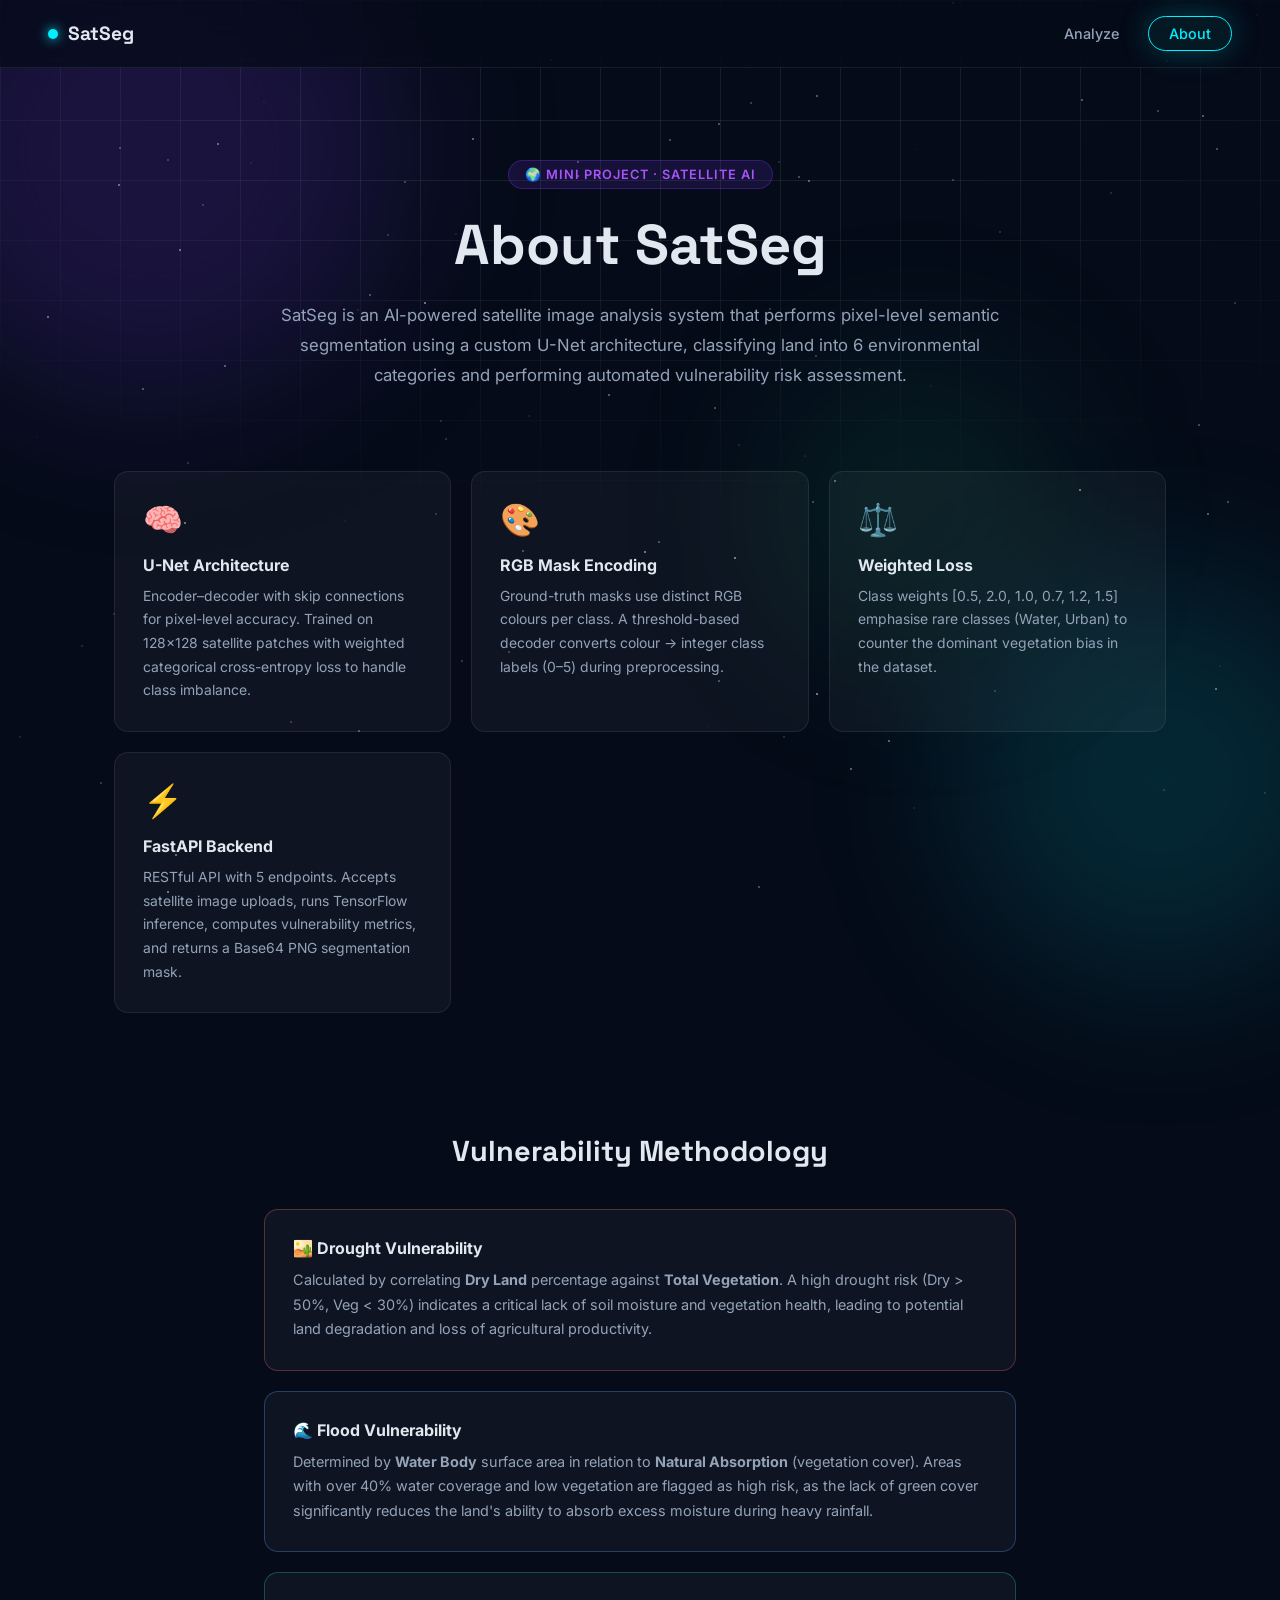
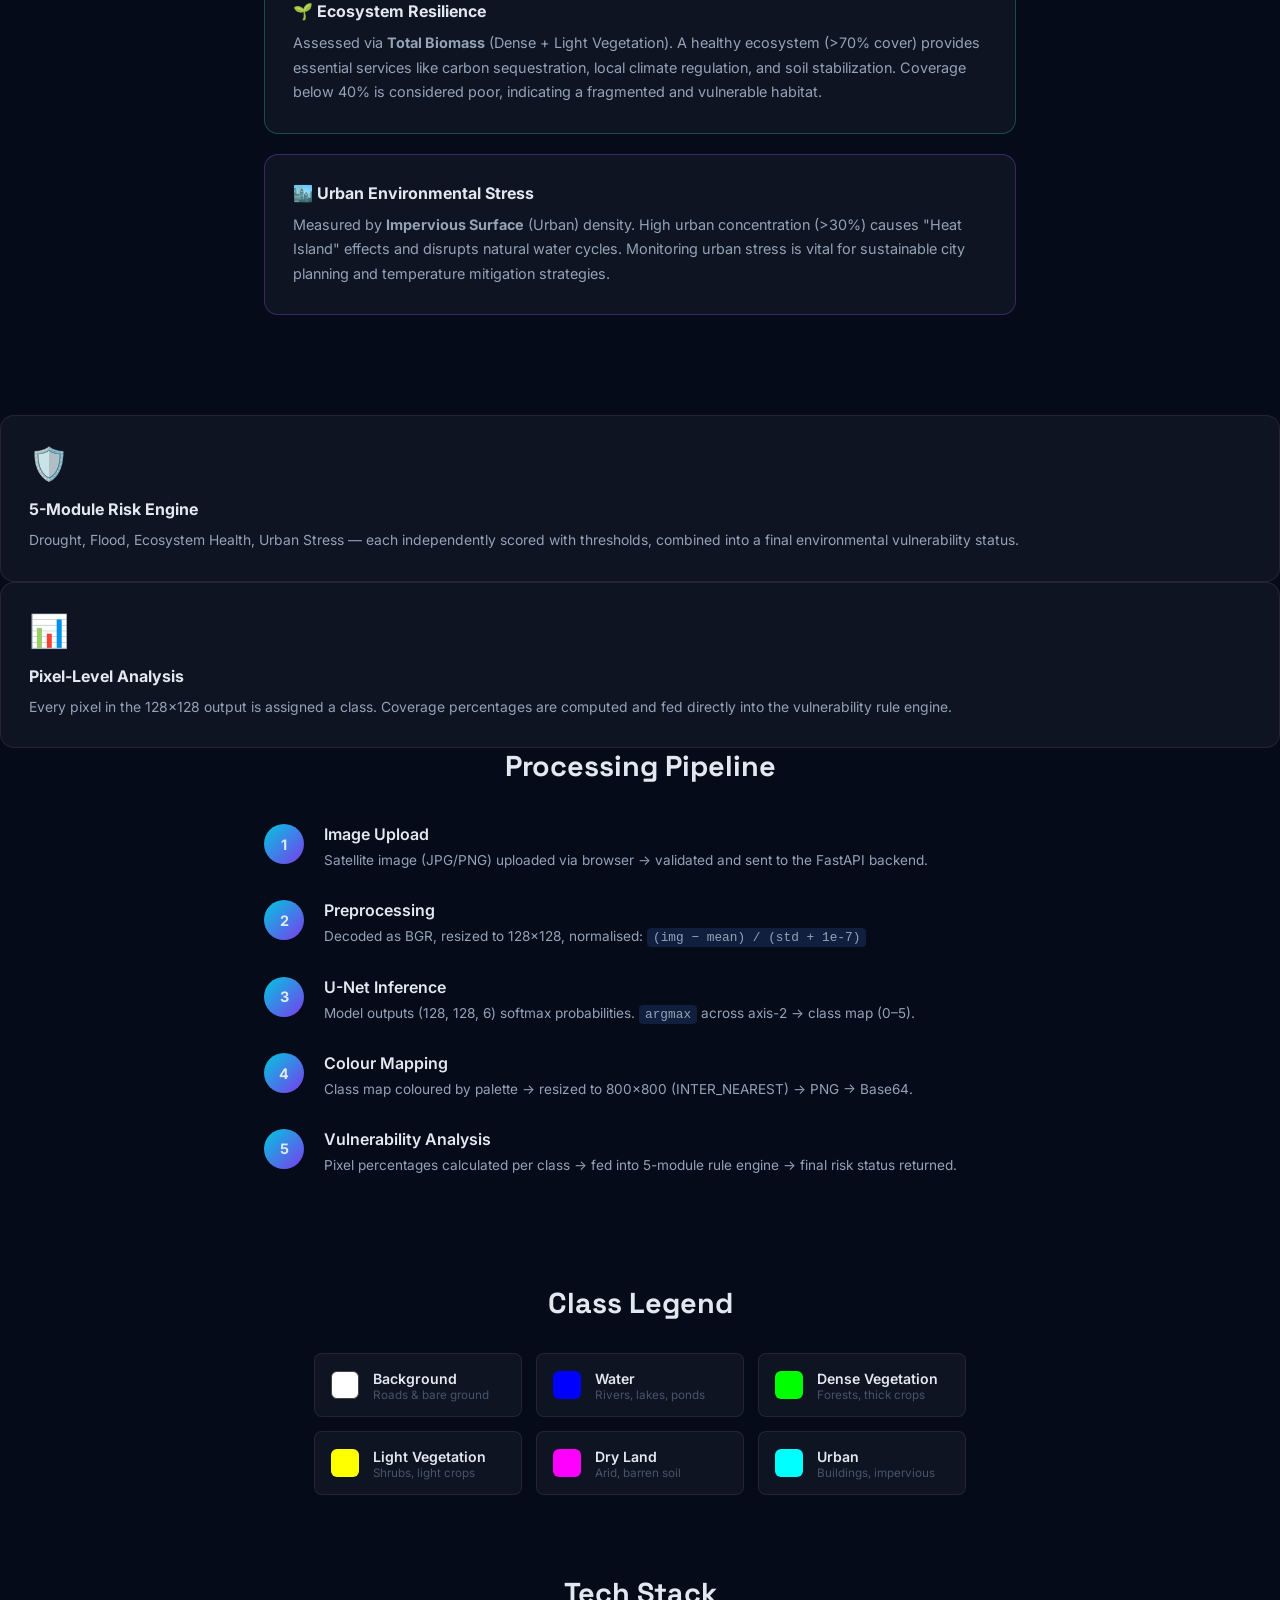
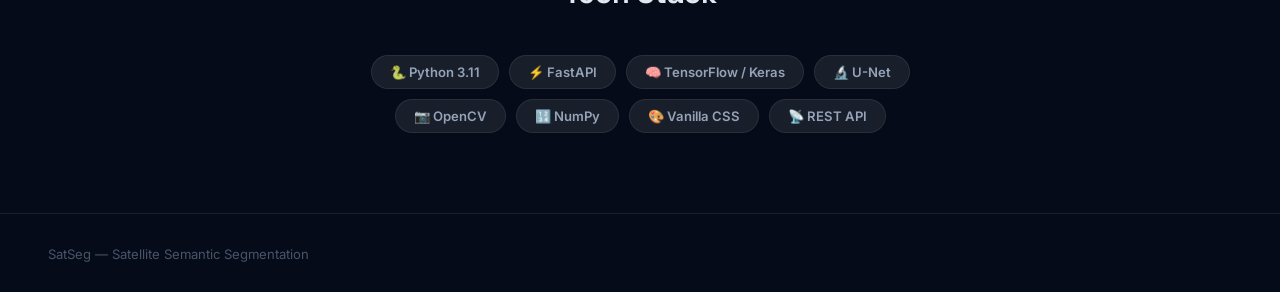
<file: frontend/about.html>
<!DOCTYPE html>
<html lang="en">
<head>
  <meta charset="UTF-8" />
  <meta name="viewport" content="width=device-width, initial-scale=1.0" />
  <title>About — SatSeg</title>
  <meta name="description" content="About the SatSeg satellite image segmentation project — architecture, pipeline, and class legend." />
  <link rel="stylesheet" href="style.css" />
</head>
<body>

<div class="grid-bg"></div>
<div class="stars" id="stars"></div>
<div class="orb orb-1"></div>
<div class="orb orb-2"></div>
<div class="orb orb-3"></div>

<!-- Nav -->
<nav>
  <a href="index.html" class="nav-logo">
    <div class="dot"></div>
    SatSeg
  </a>
  <div class="nav-links">
    <a href="index.html">Analyze</a>
    <a href="about.html" class="active">About</a>
  </div>
</nav>

<div class="page-wrap">

  <!-- ── About Hero ─────────────────────────────────────────── -->
  <section class="about-hero" style="animation: fadeUp 0.6s ease both;">
    <div class="hero-badge" style="margin-bottom:20px;">🌍 Mini Project · Satellite AI</div>
    <h1>About <span class="grad">SatSeg</span></h1>
    <p>
      SatSeg is an AI-powered satellite image analysis system that performs pixel-level semantic segmentation using a custom U-Net architecture, classifying land into 6 environmental categories and performing automated vulnerability risk assessment.
    </p>
  </section>

  <!-- ── Feature Cards ──────────────────────────────────────── -->
  <div class="about-grid">
    <div class="about-card" style="animation: fadeUp 0.5s 0.1s ease both;">
      <div class="about-card-icon">🧠</div>
      <h3>U-Net Architecture</h3>
      <p>Encoder–decoder with skip connections for pixel-level accuracy. Trained on 128×128 satellite patches with weighted categorical cross-entropy loss to handle class imbalance.</p>
    </div>
    <div class="about-card" style="animation: fadeUp 0.5s 0.2s ease both;">
      <div class="about-card-icon">🎨</div>
      <h3>RGB Mask Encoding</h3>
      <p>Ground-truth masks use distinct RGB colours per class. A threshold-based decoder converts colour → integer class labels (0–5) during preprocessing.</p>
    </div>
    <div class="about-card" style="animation: fadeUp 0.5s 0.3s ease both;">
      <div class="about-card-icon">⚖️</div>
      <h3>Weighted Loss</h3>
      <p>Class weights [0.5, 2.0, 1.0, 0.7, 1.2, 1.5] emphasise rare classes (Water, Urban) to counter the dominant vegetation bias in the dataset.</p>
    </div>
    <div class="about-card" style="animation: fadeUp 0.5s 0.4s ease both;">
      <div class="about-card-icon">⚡</div>
      <h3>FastAPI Backend</h3>
      <p>RESTful API with 5 endpoints. Accepts satellite image uploads, runs TensorFlow inference, computes vulnerability metrics, and returns a Base64 PNG segmentation mask.</p>
    </div>
  </div>

  <!-- ── Detailed Vulnerability Methodology ────────────────── -->
  <section class="pipeline" style="margin-top: 60px;">
    <h2>Vulnerability <span class="grad">Methodology</span></h2>
    <div class="about-card" style="margin-bottom: 20px; border-color: rgba(248,113,113,0.3);">
        <h4>🏜️ Drought Vulnerability</h4>
        <p style="margin-top: 10px; font-size: 0.9rem;">Calculated by correlating <strong>Dry Land</strong> percentage against <strong>Total Vegetation</strong>. A high drought risk (Dry > 50%, Veg < 30%) indicates a critical lack of soil moisture and vegetation health, leading to potential land degradation and loss of agricultural productivity.</p>
    </div>
    <div class="about-card" style="margin-bottom: 20px; border-color: rgba(96,165,250,0.3);">
        <h4>🌊 Flood Vulnerability</h4>
        <p style="margin-top: 10px; font-size: 0.9rem;">Determined by <strong>Water Body</strong> surface area in relation to <strong>Natural Absorption</strong> (vegetation cover). Areas with over 40% water coverage and low vegetation are flagged as high risk, as the lack of green cover significantly reduces the land's ability to absorb excess moisture during heavy rainfall.</p>
    </div>
    <div class="about-card" style="margin-bottom: 20px; border-color: rgba(52,211,153,0.3);">
        <h4>🌱 Ecosystem Resilience</h4>
        <p style="margin-top: 10px; font-size: 0.9rem;">Assessed via <strong>Total Biomass</strong> (Dense + Light Vegetation). A healthy ecosystem (>70% cover) provides essential services like carbon sequestration, local climate regulation, and soil stabilization. Coverage below 40% is considered poor, indicating a fragmented and vulnerable habitat.</p>
    </div>
    <div class="about-card" style="margin-bottom: 20px; border-color: rgba(168,85,247,0.3);">
        <h4>🏙️ Urban Environmental Stress</h4>
        <p style="margin-top: 10px; font-size: 0.9rem;">Measured by <strong>Impervious Surface</strong> (Urban) density. High urban concentration (>30%) causes "Heat Island" effects and disrupts natural water cycles. Monitoring urban stress is vital for sustainable city planning and temperature mitigation strategies.</p>
    </div>
  </section>
    <div class="about-card" style="animation: fadeUp 0.5s 0.5s ease both;">
      <div class="about-card-icon">🛡️</div>
      <h3>5-Module Risk Engine</h3>
      <p>Drought, Flood, Ecosystem Health, Urban Stress — each independently scored with thresholds, combined into a final environmental vulnerability status.</p>
    </div>
    <div class="about-card" style="animation: fadeUp 0.5s 0.6s ease both;">
      <div class="about-card-icon">📊</div>
      <h3>Pixel-Level Analysis</h3>
      <p>Every pixel in the 128×128 output is assigned a class. Coverage percentages are computed and fed directly into the vulnerability rule engine.</p>
    </div>
  </div>

  <!-- ── Pipeline ───────────────────────────────────────────── -->
  <section class="pipeline">
    <h2>Processing <span class="grad">Pipeline</span></h2>
    <div class="pipeline-step" style="animation-delay:0.1s">
      <div class="step-num">1</div>
      <div class="step-body">
        <h4>Image Upload</h4>
        <p>Satellite image (JPG/PNG) uploaded via browser → validated and sent to the FastAPI backend.</p>
      </div>
    </div>
    <div class="pipeline-step" style="animation-delay:0.2s">
      <div class="step-num">2</div>
      <div class="step-body">
        <h4>Preprocessing</h4>
        <p>Decoded as BGR, resized to 128×128, normalised: <code style="background:var(--bg3);padding:2px 6px;border-radius:4px;font-size:0.8rem;">(img − mean) / (std + 1e-7)</code></p>
      </div>
    </div>
    <div class="pipeline-step" style="animation-delay:0.3s">
      <div class="step-num">3</div>
      <div class="step-body">
        <h4>U-Net Inference</h4>
        <p>Model outputs (128, 128, 6) softmax probabilities. <code style="background:var(--bg3);padding:2px 6px;border-radius:4px;font-size:0.8rem;">argmax</code> across axis-2 → class map (0–5).</p>
      </div>
    </div>
    <div class="pipeline-step" style="animation-delay:0.4s">
      <div class="step-num">4</div>
      <div class="step-body">
        <h4>Colour Mapping</h4>
        <p>Class map coloured by palette → resized to 800×800 (INTER_NEAREST) → PNG → Base64.</p>
      </div>
    </div>
    <div class="pipeline-step" style="animation-delay:0.5s">
      <div class="step-num">5</div>
      <div class="step-body">
        <h4>Vulnerability Analysis</h4>
        <p>Pixel percentages calculated per class → fed into 5-module rule engine → final risk status returned.</p>
      </div>
    </div>
  </section>

  <!-- ── Class Legend ────────────────────────────────────────── -->
  <section class="class-legend">
    <h2>Class <span class="grad">Legend</span></h2>
    <div class="legend-grid">
      <div class="legend-item">
        <div class="legend-swatch" style="background:#fff;border:1px solid #444;"></div>
        <div class="legend-info"><span>Background</span><small>Roads &amp; bare ground</small></div>
      </div>
      <div class="legend-item">
        <div class="legend-swatch" style="background:#0000ff;"></div>
        <div class="legend-info"><span>Water</span><small>Rivers, lakes, ponds</small></div>
      </div>
      <div class="legend-item">
        <div class="legend-swatch" style="background:#00ff00;"></div>
        <div class="legend-info"><span>Dense Vegetation</span><small>Forests, thick crops</small></div>
      </div>
      <div class="legend-item">
        <div class="legend-swatch" style="background:#ffff00;"></div>
        <div class="legend-info"><span>Light Vegetation</span><small>Shrubs, light crops</small></div>
      </div>
      <div class="legend-item">
        <div class="legend-swatch" style="background:#ff00ff;"></div>
        <div class="legend-info"><span>Dry Land</span><small>Arid, barren soil</small></div>
      </div>
      <div class="legend-item">
        <div class="legend-swatch" style="background:#00ffff;"></div>
        <div class="legend-info"><span>Urban</span><small>Buildings, impervious</small></div>
      </div>
    </div>
  </section>

  <!-- ── Tech Stack ─────────────────────────────────────────── -->
  <section style="text-align:center;padding-bottom:16px;">
    <h2 style="font-family:'Space Grotesk',sans-serif;font-size:1.8rem;font-weight:700;margin-bottom:28px;">
      Tech <span class="grad">Stack</span>
    </h2>
  </section>
  <div class="tech-row">
    <span class="tech-badge">🐍 Python 3.11</span>
    <span class="tech-badge">⚡ FastAPI</span>
    <span class="tech-badge">🧠 TensorFlow / Keras</span>
    <span class="tech-badge">🔬 U-Net</span>
    <span class="tech-badge">📷 OpenCV</span>
    <span class="tech-badge">🔢 NumPy</span>
    <span class="tech-badge">🎨 Vanilla CSS</span>
    <span class="tech-badge">📡 REST API</span>
  </div>

</div><!-- end page-wrap -->

<footer>
  <span>SatSeg — Satellite Semantic Segmentation</span>
</footer>

<script>
  const starsEl = document.getElementById('stars');
  for (let i = 0; i < 100; i++) {
    const s = document.createElement('div');
    s.className = 'star';
    s.style.left  = Math.random() * 100 + '%';
    s.style.top   = Math.random() * 100 + '%';
    s.style.animationDelay = (Math.random() * 4) + 's';
    s.style.animationDuration = (2 + Math.random() * 4) + 's';
    s.style.opacity = Math.random() * 0.6;
    starsEl.appendChild(s);
  }
</script>

</body>
</html>
</file>
<file: frontend/style.css>
/* ============================================================
   style.css  –  Shared dark-theme styles for all pages
   ============================================================ */

@import url('https://fonts.googleapis.com/css2?family=Inter:wght@300;400;500;600;700;900&family=Space+Grotesk:wght@400;500;700&display=swap');

/* ── Reset & Base ─────────────────────────────────────────── */
*, *::before, *::after { box-sizing: border-box; margin: 0; padding: 0; }

:root {
  --bg:        #050b18;
  --bg2:       #0a1628;
  --bg3:       #0f1f3d;
  --surface:   rgba(255,255,255,0.04);
  --surface2:  rgba(255,255,255,0.08);
  --border:    rgba(255,255,255,0.08);
  --cyan:      #00f0ff;
  --cyan2:     #00c8e0;
  --violet:    #7c3aed;
  --violet2:   #a855f7;
  --green:     #10b981;
  --yellow:    #f59e0b;
  --red:       #ef4444;
  --text:      #e2e8f0;
  --text2:     #94a3b8;
  --text3:     #475569;
  --radius:    14px;
  --radius-sm: 8px;
  --glow-cyan: 0 0 30px rgba(0,240,255,0.25);
  --glow-v:    0 0 30px rgba(124,58,237,0.25);
}

html { scroll-behavior: smooth; }
body {
  font-family: 'Inter', sans-serif;
  background: var(--bg);
  color: var(--text);
  min-height: 100vh;
  overflow-x: hidden;
}

/* ── Scrollbar ────────────────────────────────────────────── */
::-webkit-scrollbar { width: 6px; }
::-webkit-scrollbar-track { background: var(--bg); }
::-webkit-scrollbar-thumb { background: var(--violet); border-radius: 99px; }

/* ── Grid Background ──────────────────────────────────────── */
.grid-bg {
  position: fixed; inset: 0; z-index: 0; pointer-events: none;
  background-image:
    linear-gradient(var(--border) 1px, transparent 1px),
    linear-gradient(90deg, var(--border) 1px, transparent 1px);
  background-size: 60px 60px;
  mask-image: radial-gradient(ellipse 80% 60% at 50% 0%, black 40%, transparent 100%);
}

/* ── Stars ────────────────────────────────────────────────── */
.stars {
  position: fixed; inset: 0; z-index: 0; pointer-events: none;
  overflow: hidden;
}
.star {
  position: absolute;
  width: 2px; height: 2px;
  border-radius: 50%;
  background: white;
  animation: twinkle 3s infinite alternate;
}
@keyframes twinkle {
  from { opacity: 0.1; transform: scale(1); }
  to   { opacity: 0.8; transform: scale(1.4); }
}

/* ── Orbs ─────────────────────────────────────────────────── */
.orb {
  position: fixed; border-radius: 50%; filter: blur(80px);
  z-index: 0; pointer-events: none; animation: drift 12s ease-in-out infinite alternate;
}
.orb-1 { width: 500px; height: 500px; background: rgba(124,58,237,0.18); top: -100px; left: -100px; }
.orb-2 { width: 400px; height: 400px; background: rgba(0,240,255,0.12); bottom: -80px; right: -80px; animation-delay: -4s; }
.orb-3 { width: 300px; height: 300px; background: rgba(16,185,129,0.10); top: 40%; left: 60%; animation-delay: -8s; }
@keyframes drift {
  from { transform: translate(0,0) scale(1); }
  to   { transform: translate(30px, 20px) scale(1.05); }
}

/* ── Layout ───────────────────────────────────────────────── */
.page-wrap { position: relative; z-index: 1; }

/* ── Nav ──────────────────────────────────────────────────── */
nav {
  position: fixed; top: 0; left: 0; right: 0; z-index: 100;
  display: flex; align-items: center; justify-content: space-between;
  padding: 16px 48px;
  background: rgba(5,11,24,0.7);
  backdrop-filter: blur(20px);
  border-bottom: 1px solid var(--border);
}
.nav-logo {
  display: flex; align-items: center; gap: 10px;
  font-family: 'Space Grotesk', sans-serif;
  font-size: 1.2rem; font-weight: 700; color: var(--text);
  text-decoration: none;
}
.nav-logo .dot {
  width: 10px; height: 10px; border-radius: 50%;
  background: var(--cyan);
  box-shadow: 0 0 12px var(--cyan);
  animation: pulse 2s infinite;
}
@keyframes pulse { 0%,100%{opacity:1;} 50%{opacity:0.4;} }

.nav-links { display: flex; gap: 8px; }
.nav-links a {
  padding: 8px 20px; border-radius: 99px;
  color: var(--text2); text-decoration: none;
  font-size: 0.9rem; font-weight: 500;
  transition: all 0.25s;
  border: 1px solid transparent;
}
.nav-links a:hover, .nav-links a.active {
  color: var(--cyan); border-color: var(--cyan);
  background: rgba(0,240,255,0.06);
  box-shadow: var(--glow-cyan);
}

/* ── Hero ─────────────────────────────────────────────────── */
.hero {
  min-height: 100vh;
  display: flex; flex-direction: column;
  align-items: center; justify-content: center;
  text-align: center; padding: 120px 24px 60px;
}
.hero-badge {
  display: inline-flex; align-items: center; gap: 8px;
  padding: 6px 16px; border-radius: 99px;
  background: rgba(124,58,237,0.15); border: 1px solid rgba(124,58,237,0.3);
  color: var(--violet2); font-size: 0.8rem; font-weight: 600;
  text-transform: uppercase; letter-spacing: 1px;
  margin-bottom: 28px; animation: fadeUp 0.6s ease both;
}
.hero h1 {
  font-family: 'Space Grotesk', sans-serif;
  font-size: clamp(2.4rem, 6vw, 5rem); font-weight: 700; line-height: 1.1;
  margin-bottom: 20px; animation: fadeUp 0.6s 0.1s ease both;
}
.hero h1 .grad {
  background: linear-gradient(135deg, var(--cyan), var(--violet2));
  -webkit-background-clip: text; -webkit-text-fill-color: transparent;
}
.hero p {
  max-width: 600px; color: var(--text2); font-size: 1.1rem; line-height: 1.7;
  margin-bottom: 48px; animation: fadeUp 0.6s 0.2s ease both;
}
@keyframes fadeUp {
  from { opacity: 0; transform: translateY(24px); }
  to   { opacity: 1; transform: translateY(0); }
}

/* ── Upload Area ──────────────────────────────────────────── */
.upload-zone {
  width: min(680px, 94vw);
  border: 2px dashed var(--border);
  border-radius: 20px;
  padding: 52px 32px;
  text-align: center;
  background: var(--surface);
  cursor: pointer;
  transition: all 0.35s;
  animation: fadeUp 0.6s 0.3s ease both;
  position: relative; overflow: hidden;
}
.upload-zone::before {
  content: ''; position: absolute; inset: 0;
  background: linear-gradient(135deg, rgba(0,240,255,0.04), rgba(124,58,237,0.04));
  opacity: 0; transition: opacity 0.35s;
}
.upload-zone:hover, .upload-zone.drag-over {
  border-color: var(--cyan); box-shadow: var(--glow-cyan);
  transform: translateY(-2px);
}
.upload-zone:hover::before, .upload-zone.drag-over::before { opacity: 1; }

.upload-icon {
  width: 72px; height: 72px; border-radius: 50%;
  background: rgba(0,240,255,0.08); border: 1px solid rgba(0,240,255,0.2);
  display: flex; align-items: center; justify-content: center;
  font-size: 2rem; margin: 0 auto 20px;
  transition: transform 0.35s;
}
.upload-zone:hover .upload-icon { transform: scale(1.1) rotate(5deg); }
.upload-zone h3 { font-size: 1.1rem; font-weight: 600; margin-bottom: 8px; }
.upload-zone p  { font-size: 0.85rem; color: var(--text2); margin-bottom: 24px; }

/* ── Buttons ──────────────────────────────────────────────── */
.btn {
  display: inline-flex; align-items: center; gap: 8px;
  padding: 12px 28px; border-radius: 99px; font-size: 0.95rem; font-weight: 600;
  cursor: pointer; border: none; transition: all 0.25s; text-decoration: none;
}
.btn-primary {
  background: linear-gradient(135deg, var(--cyan2), var(--violet));
  color: #fff; box-shadow: 0 4px 20px rgba(0,200,224,0.3);
}
.btn-primary:hover { transform: translateY(-2px); box-shadow: 0 8px 30px rgba(0,200,224,0.4); }
.btn-primary:active { transform: translateY(0); }
.btn-secondary {
  background: var(--surface2); color: var(--text);
  border: 1px solid var(--border);
}
.btn-secondary:hover { border-color: var(--cyan); color: var(--cyan); background: rgba(0,240,255,0.06); }
.btn-ghost { background: transparent; color: var(--text2); border: 1px solid var(--border); }
.btn-ghost:hover { color: var(--text); border-color: var(--text2); }
.btn-lg { padding: 16px 40px; font-size: 1.05rem; }

/* ── Image Preview ────────────────────────────────────────── */
.preview-section {
  width: min(680px, 94vw); margin-top: 24px;
  display: none; animation: fadeUp 0.5s ease both;
}
.preview-section.visible { display: block; }
.preview-card {
  background: var(--surface); border: 1px solid var(--border);
  border-radius: var(--radius); overflow: hidden;
}
.preview-card-header {
  display: flex; align-items: center; justify-content: space-between;
  padding: 14px 20px; border-bottom: 1px solid var(--border);
  font-size: 0.85rem; font-weight: 600; color: var(--text2);
}
.preview-card img {
  width: 100%; display: block; max-height: 320px; object-fit: contain;
  background: #000; padding: 12px;
}
.preview-actions { padding: 16px 20px; display: flex; gap: 10px; justify-content: center; }

/* ── Loader ───────────────────────────────────────────────── */
.loader-section { display: none; padding: 60px 24px; text-align: center; }
.loader-section.visible { display: block; animation: fadeUp 0.4s ease both; }
.satellite-orbit {
  width: 100px; height: 100px; border-radius: 50%;
  border: 2px solid var(--border);
  display: inline-flex; align-items: center; justify-content: center;
  position: relative; margin: 0 auto 24px;
  animation: spin 2s linear infinite;
}
.satellite-orbit::before {
  content: '🛰️'; position: absolute; top: -12px; font-size: 1.5rem;
}
@keyframes spin { to { transform: rotate(360deg); } }
.loader-section p { color: var(--text2); margin-top: 12px; }
.loader-step { font-size: 0.85rem; color: var(--cyan); margin-top: 8px; font-weight: 500; }

/* ── Results ──────────────────────────────────────────────── */
.results-section { display: none; padding: 40px 24px 80px; max-width: 1100px; margin: 0 auto; }
.results-section.visible { display: block; animation: fadeUp 0.5s ease both; }
.section-title {
  font-family: 'Space Grotesk', sans-serif;
  font-size: 1.6rem; font-weight: 700;
  text-align: center; margin-bottom: 36px;
}
.section-title span {
  background: linear-gradient(135deg, var(--cyan), var(--violet2));
  -webkit-background-clip: text; -webkit-text-fill-color: transparent;
}

/* Image Compare */
.image-grid {
  display: grid; grid-template-columns: 1fr 1fr;
  gap: 20px; margin-bottom: 36px;
}
.img-card {
  background: var(--surface); border: 1px solid var(--border);
  border-radius: var(--radius); overflow: hidden;
  transition: transform 0.3s, box-shadow 0.3s;
}
.img-card:hover { transform: translateY(-4px); box-shadow: var(--glow-cyan); }
.img-card-label {
  padding: 12px 18px; font-size: 0.8rem; font-weight: 600;
  text-transform: uppercase; letter-spacing: 1px;
  color: var(--text2); border-bottom: 1px solid var(--border);
  display: flex; align-items: center; gap: 8px;
}
.img-card img { width: 100%; display: block; max-height: 300px; object-fit: contain; background: #000; }

/* Class Percentages */
.stats-card {
  background: var(--surface); border: 1px solid var(--border);
  border-radius: var(--radius); padding: 28px; margin-bottom: 28px;
}
.stats-card h3 { font-size: 1rem; font-weight: 600; margin-bottom: 24px; color: var(--text2); text-transform: uppercase; letter-spacing: 1px; }
.class-bar { margin-bottom: 20px; }
.class-bar-header { display: flex; justify-content: space-between; align-items: center; margin-bottom: 8px; }
.class-name { font-size: 0.88rem; font-weight: 500; display: flex; align-items: center; gap: 8px; }
.class-dot { width: 10px; height: 10px; border-radius: 50%; flex-shrink: 0; }
.class-pct { font-size: 0.88rem; font-weight: 700; color: var(--cyan); }
.bar-track { height: 8px; background: var(--bg3); border-radius: 99px; overflow: hidden; }
.bar-fill {
  height: 100%; border-radius: 99px;
  background: linear-gradient(90deg, var(--cyan2), var(--violet2));
  width: 0%; transition: width 1.2s cubic-bezier(0.34,1.56,0.64,1);
}

/* Vulnerability Cards */
.vuln-grid {
  display: grid; grid-template-columns: repeat(auto-fit, minmax(230px,1fr));
  gap: 16px; margin-bottom: 28px;
}
.vuln-card {
  background: var(--surface); border: 1px solid var(--border);
  border-radius: var(--radius); padding: 22px;
  transition: transform 0.3s, box-shadow 0.3s;
  position: relative; overflow: hidden;
}
.vuln-card::before {
  content: ''; position: absolute; top: 0; left: 0; right: 0; height: 3px;
}
.vuln-card:hover { transform: translateY(-4px); }
.vuln-card-icon { font-size: 1.8rem; margin-bottom: 12px; }
.vuln-card-title { font-size: 0.78rem; text-transform: uppercase; letter-spacing: 1px; color: var(--text2); margin-bottom: 6px; }
.vuln-card-value {
  font-family: 'Space Grotesk', sans-serif;
  font-size: 1.05rem; font-weight: 700; margin-bottom: 10px;
}
.vuln-card-detail { font-size: 0.8rem; color: var(--text2); line-height: 1.5; }
.level-badge {
  display: inline-block; padding: 3px 10px; border-radius: 99px;
  font-size: 0.72rem; font-weight: 700; letter-spacing: 0.5px;
  margin-bottom: 10px;
}
.level-HIGH   { background: rgba(239,68,68,0.15);  color: #f87171; border: 1px solid rgba(239,68,68,0.3); }
.level-MODERATE { background: rgba(245,158,11,0.15); color: #fbbf24; border: 1px solid rgba(245,158,11,0.3); }
.level-LOW,.level-HEALTHY,.level-POOR { background: rgba(16,185,129,0.15); color: #34d399; border: 1px solid rgba(16,185,129,0.3); }
.level-POOR { background: rgba(239,68,68,0.12); color: #f87171; border-color: rgba(239,68,68,0.25); }

/* Card accent colours */
.vc-drought::before  { background: linear-gradient(90deg,#f87171,#f97316); }
.vc-drought:hover    { box-shadow: 0 0 24px rgba(248,113,113,0.2); }
.vc-flood::before    { background: linear-gradient(90deg,#60a5fa,#00f0ff); }
.vc-flood:hover      { box-shadow: 0 0 24px rgba(96,165,250,0.2); }
.vc-eco::before      { background: linear-gradient(90deg,#34d399,#10b981); }
.vc-eco:hover        { box-shadow: 0 0 24px rgba(52,211,153,0.2); }
.vc-urban::before    { background: linear-gradient(90deg,#a855f7,#7c3aed); }
.vc-urban:hover      { box-shadow: 0 0 24px rgba(168,85,247,0.2); }

/* Final Status Banner */
.final-banner {
  border-radius: var(--radius); padding: 28px 32px;
  text-align: center; border: 1px solid;
  animation: fadeUp 0.6s 0.4s ease both;
}
.final-banner .banner-label { font-size: 0.8rem; text-transform: uppercase; letter-spacing: 1px; margin-bottom: 10px; opacity: 0.7; }
.final-banner .banner-status { font-family: 'Space Grotesk', sans-serif; font-size: 1.6rem; font-weight: 700; }
.final-banner .banner-detail { font-size: 0.9rem; margin-top: 8px; opacity: 0.75; }

.banner-drought { background: rgba(239,68,68,0.1); border-color: rgba(239,68,68,0.3); color: #fca5a5; }
.banner-flood   { background: rgba(96,165,250,0.1); border-color: rgba(96,165,250,0.3); color: #93c5fd; }
.banner-healthy { background: rgba(16,185,129,0.1); border-color: rgba(16,185,129,0.3); color: #6ee7b7; }
.banner-urban   { background: rgba(168,85,247,0.1); border-color: rgba(168,85,247,0.3); color: #c4b5fd; }
.banner-moderate{ background: rgba(245,158,11,0.1); border-color: rgba(245,158,11,0.3); color: #fde68a; }

/* Reset button */
.reset-wrap { text-align: center; margin-top: 36px; }

/* ── About Page ───────────────────────────────────────────── */
.about-hero {
  padding: 160px 24px 80px; text-align: center; max-width: 800px; margin: 0 auto;
}
.about-hero h1 { font-family: 'Space Grotesk',sans-serif; font-size: clamp(2rem,5vw,3.5rem); font-weight: 700; margin-bottom: 20px; }
.about-hero p  { color: var(--text2); line-height: 1.8; font-size: 1.05rem; }

.about-grid {
  display: grid; grid-template-columns: repeat(auto-fit, minmax(280px,1fr));
  gap: 20px; max-width: 1100px; margin: 0 auto; padding: 0 24px 60px;
}
.about-card {
  background: var(--surface); border: 1px solid var(--border);
  border-radius: var(--radius); padding: 28px;
  transition: transform 0.3s, box-shadow 0.3s;
}
.about-card:hover { transform: translateY(-5px); box-shadow: var(--glow-v); border-color: var(--violet); }
.about-card-icon { font-size: 2rem; margin-bottom: 16px; }
.about-card h3   { font-size: 1rem; font-weight: 700; margin-bottom: 10px; }
.about-card p    { font-size: 0.87rem; color: var(--text2); line-height: 1.7; }

.pipeline {
  max-width: 800px; margin: 0 auto; padding: 0 24px 80px;
}
.pipeline h2 {
  font-family: 'Space Grotesk',sans-serif; font-size: 1.8rem; font-weight: 700;
  text-align: center; margin-bottom: 40px;
}
.pipeline-step {
  display: flex; gap: 20px; margin-bottom: 28px; align-items: flex-start;
  animation: fadeUp 0.5s ease both;
}
.step-num {
  width: 40px; height: 40px; flex-shrink: 0; border-radius: 50%;
  background: linear-gradient(135deg, var(--cyan2), var(--violet));
  display: flex; align-items: center; justify-content: center;
  font-weight: 700; font-size: 0.9rem;
}
.step-body h4 { font-size: 1rem; font-weight: 600; margin-bottom: 6px; }
.step-body p  { font-size: 0.85rem; color: var(--text2); line-height: 1.6; }

.class-legend {
  max-width: 700px; margin: 0 auto; padding: 0 24px 80px;
}
.class-legend h2 {
  font-family: 'Space Grotesk',sans-serif; font-size: 1.8rem; font-weight: 700;
  text-align: center; margin-bottom: 32px;
}
.legend-grid { display: grid; grid-template-columns: repeat(auto-fit, minmax(190px,1fr)); gap: 14px; }
.legend-item {
  display: flex; align-items: center; gap: 14px;
  background: var(--surface); border: 1px solid var(--border);
  border-radius: var(--radius-sm); padding: 14px 16px;
  transition: transform 0.25s;
}
.legend-item:hover { transform: scale(1.03); }
.legend-swatch { width: 28px; height: 28px; border-radius: 6px; flex-shrink: 0; }
.legend-info small { display: block; font-size: 0.73rem; color: var(--text3); }
.legend-info span  { font-size: 0.88rem; font-weight: 600; }

/* ── Tech badges ─────────────────────────────────────────── */
.tech-row { display: flex; flex-wrap: wrap; gap: 10px; justify-content: center; padding: 0 24px 80px; max-width: 700px; margin: 0 auto; }
.tech-badge {
  display: inline-flex; align-items: center; gap: 8px;
  padding: 8px 18px; border-radius: 99px;
  background: var(--surface2); border: 1px solid var(--border);
  font-size: 0.82rem; font-weight: 600; color: var(--text2);
  transition: all 0.25s;
}
.tech-badge:hover { color: var(--cyan); border-color: var(--cyan); background: rgba(0,240,255,0.06); }

/* ── Footer ───────────────────────────────────────────────── */
footer {
  border-top: 1px solid var(--border);
  padding: 32px 48px;
  display: flex; align-items: center; justify-content: space-between;
  font-size: 0.82rem; color: var(--text3);
}

/* ── Responsive ───────────────────────────────────────────── */
@media (max-width: 768px) {
  nav { padding: 14px 20px; }
  .nav-links a { padding: 6px 14px; font-size: 0.82rem; }
  .image-grid { grid-template-columns: 1fr; }
  footer { flex-direction: column; gap: 10px; text-align: center; }
}
</file>
